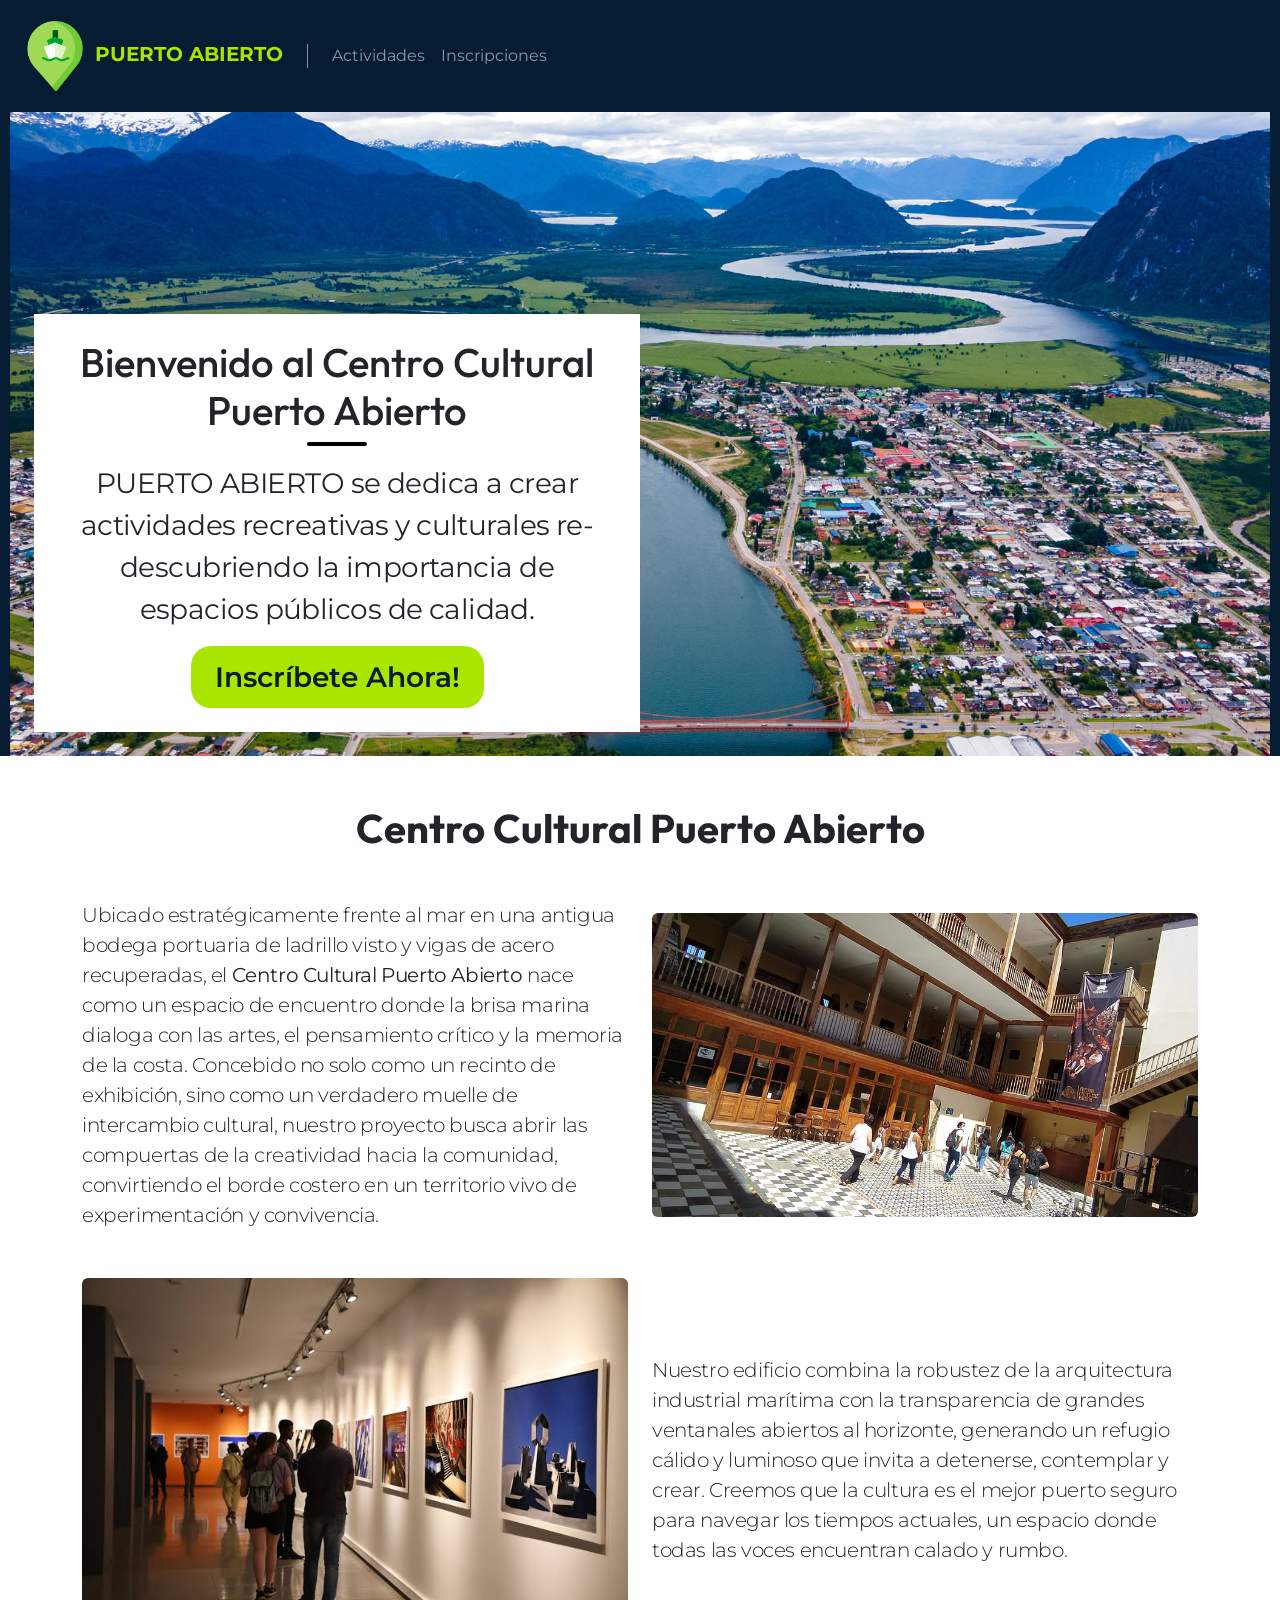
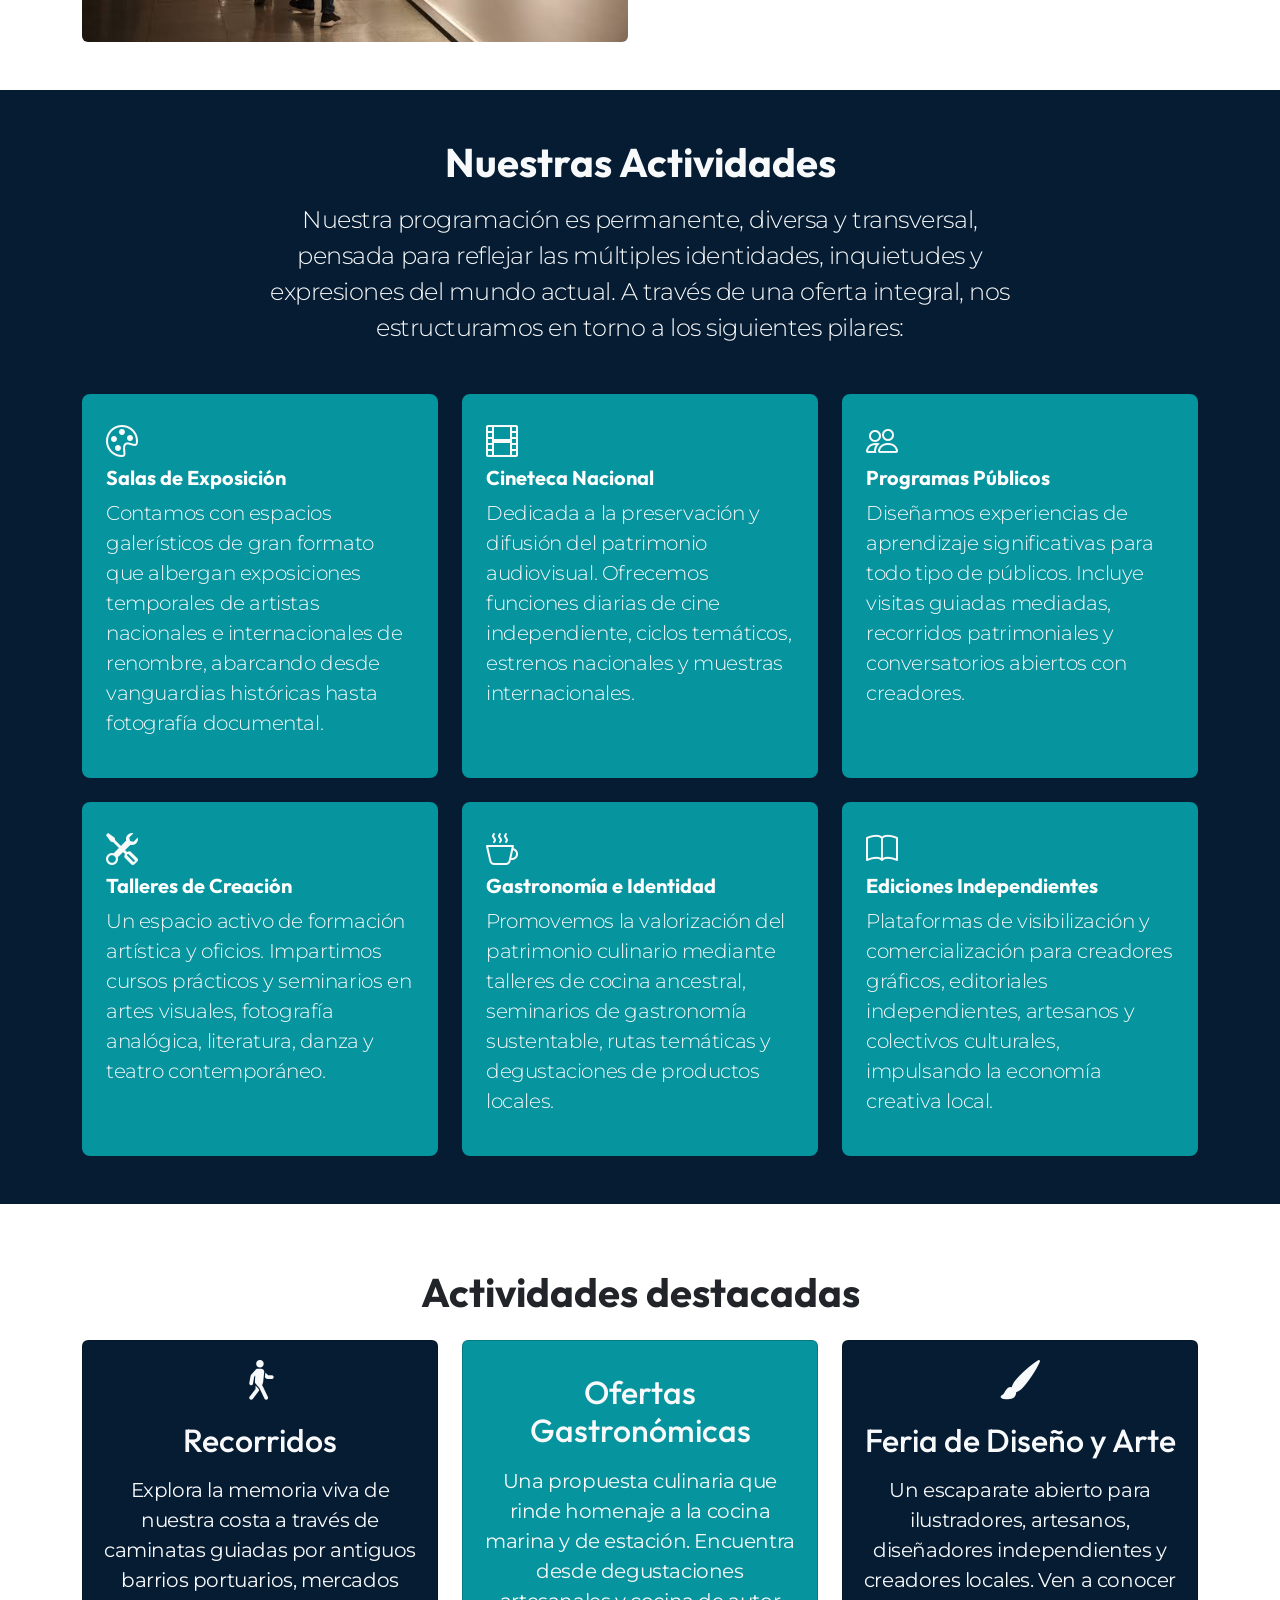
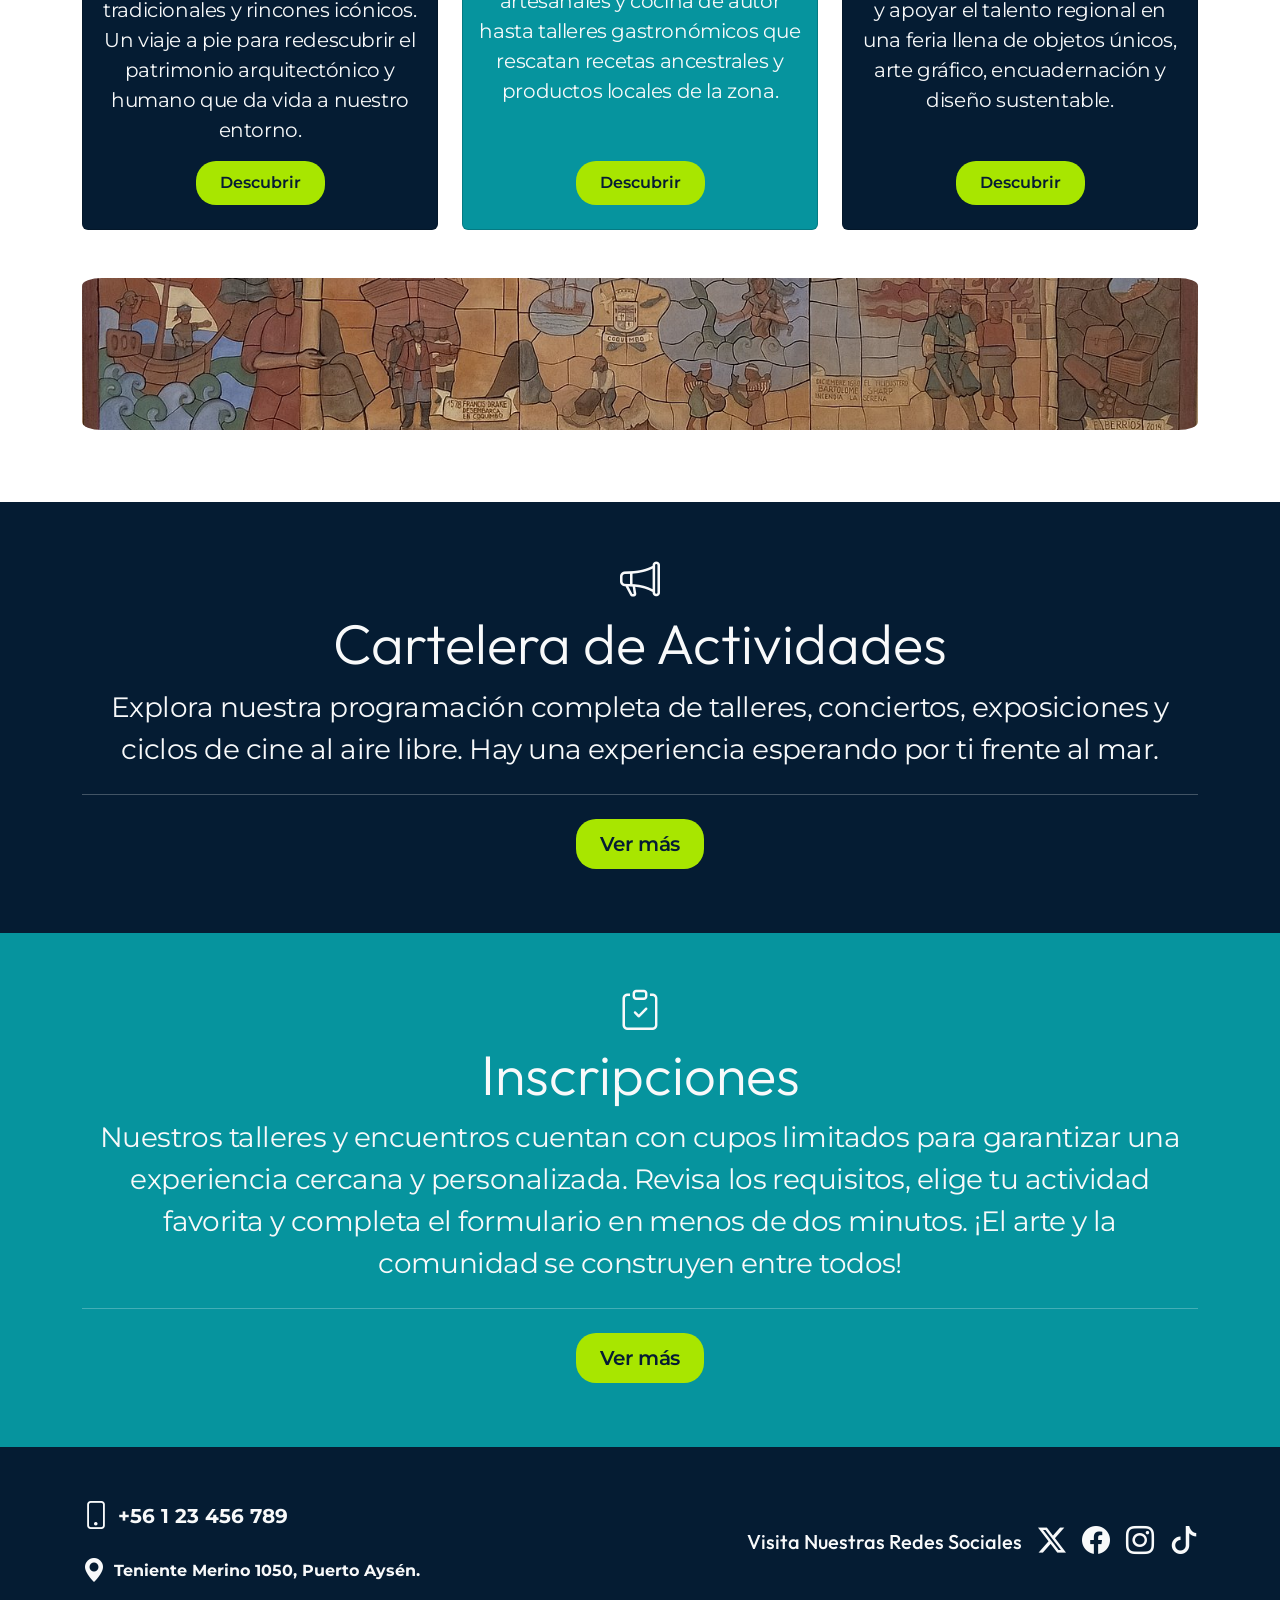
<file: index.html>
<!DOCTYPE html>
<html lang="en">
<head>
    <meta charset="UTF-8">
    <meta name="viewport" content="width=device-width, initial-scale=1.0">

    <link rel="stylesheet" href="css/bootstrap.css">
    <link rel="stylesheet" href="css/estilos.css">
    <link rel="stylesheet" href="https://cdn.jsdelivr.net/npm/bootstrap-icons@1.13.1/font/bootstrap-icons.min.css">

    <link rel="preconnect" href="https://fonts.googleapis.com">
    <link rel="preconnect" href="https://fonts.gstatic.com" crossorigin>
    <link href="https://fonts.googleapis.com/css2?family=Montserrat:wght@400;500;600&family=Playfair+Display:wght@600;700;800&display=swap" rel="stylesheet">
    <link href="https://fonts.googleapis.com/css2?family=Outfit:wght@600;700;800&family=Roboto:wght@400;500;700&display=swap" rel="stylesheet">

    <title>Centro Cultural Puerto Abierto</title>
</head>
<body>


<!-- nav -->
<nav class="navbar navbar-expand-md bg-dark navbar-dark py-2 fixed-top">
    <div class="container-fluid align-items-center">

        <a href="index.html" class="navbar-brand align-items-center m-2 ">
            <img src="img/puerto.png" class="logo"> 

            <span class="fs-5 fs-md-4 fw-bold text-start lh-1" style="color: #A8E600;">
                PUERTO ABIERTO
            </span>
        </a>

        <div class="vr d-none d-md-block mx-3 text-white opacity-50 align-self-center" style="height: 24px;"></div>

        <button class="navbar-toggler " type="button" data-bs-toggle="collapse" data-bs-target="#navmenu">
            <span class="navbar-toggler-icon"></span>
        </button>

        <div class="collapse navbar-collapse" id="navmenu">
            <ul class="navbar-nav align-items-md-center pt-4 pt-md-0 ">
                <li class="nav-item">
                    <a href="cartelera.html" class="nav-link">Actividades</a>
                </li>
                <li class="nav-item">
                    <a href="inscripcion.html" class="nav-link">Inscripciones</a>
                </li>
            </ul>
        </div>

    </div>
</nav>

<!-- Seccion espacio entre navbar -->
<section class="bg-dark p-5 g-5"></section>

<!-- header -->
<header>
    <div class="card border-0 rounded-0 overflow-hidden text-dark position-relative">
        <img src="img/puerto_aysen.jpg" class="card-img rounded-0 object-fit-cover vh-60" height="650px" >

        <div class="card-img-overlay d-flex align-items-end p-4">
            <div class="bg-white p-4 col-12 col-md-5 col-lg-6 text-center">
                <h1>Bienvenido al Centro Cultural Puerto Abierto</h1>
                <div class="bg-black mx-auto" style="width: 60px; height: 4px; border-radius: 2px;"></div>
                <p class="my-3 fs-3">
                PUERTO ABIERTO se dedica a crear actividades recreativas y culturales re-descubriendo la importancia de espacios públicos de calidad.
                </p>
                <a href="inscripcion.html">
                    <button class="btn btn-primary btn-lg center fs-3">Inscríbete Ahora!</button>
                </a>
            </div>
        </div>
    </div>
</header>

<!-- article con sections -->
<article>
    <!-- Centro cultural -->
    <section class="py-5">
        <div class="container">

            <h1 class="text-center fw-bold mb-4 mb-md-5">Centro Cultural Puerto Abierto</h1>
            
            <div class="row gy-4 align-items-center mb-5">
                <div class="col-12 col-lg-6">
                    <p class="lead text-start m-0">
                        Ubicado estratégicamente frente al mar en una antigua bodega portuaria de ladrillo visto y vigas de acero recuperadas, el <strong>Centro Cultural Puerto Abierto</strong> nace como un espacio de encuentro donde la brisa marina dialoga con las artes, el pensamiento crítico y la memoria de la costa. Concebido no solo como un recinto de exhibición, sino como un verdadero muelle de intercambio cultural, nuestro proyecto busca abrir las compuertas de la creatividad hacia la comunidad, convirtiendo el borde costero en un territorio vivo de experimentación y convivencia.
                    </p>
                </div>
                <div class="col-12 col-lg-6">
                    <img src="img/centro-cultural-palace.jpg" class="img-fluid rounded w-100 img-nosotros">
                </div>
            </div>

            <div class="row gy-4 align-items-center">
                <div class="col-12 col-lg-6 order-2 order-lg-1">
                    <img src="img/museo-cclm.jpg" class="img-fluid rounded w-100 img-nosotros">
                </div>
                <div class="col-12 col-lg-6 order-1 order-lg-2">
                    <p class="lead text-start m-0">
                        Nuestro edificio combina la robustez de la arquitectura industrial marítima con la transparencia de grandes ventanales abiertos al horizonte, generando un refugio cálido y luminoso que invita a detenerse, contemplar y crear. Creemos que la cultura es el mejor puerto seguro para navegar los tiempos actuales, un espacio donde todas las voces encuentran calado y rumbo.
                    </p>
                </div>
            </div>

        </div>
    </section>


    <section class="py-5 bg-dark text-light">
        <div class="container">
            <h1 class="text-center fw-bold mb-3 ">Nuestras Actividades</h1>
            <p class="lead fs-4 text-center mb-5 col-lg-8 mx-auto">
                Nuestra programación es permanente, diversa y transversal, pensada para reflejar las múltiples identidades, inquietudes y expresiones del mundo actual. A través de una oferta integral, nos estructuramos en torno a los siguientes pilares:
            </p>

            <div class="row g-4 mb-4">
                <div class="col-12 col-md-4">
                    <div class="p-4 bg-secondary rounded-3 h-100">
                        <i class="bi bi-palette fs-2"></i>
                        <h5 class="fw-bold text-white mb-2">Salas de Exposición</h5>
                        <p class="lead">
                            Contamos con espacios galerísticos de gran formato que albergan exposiciones temporales de artistas nacionales e internacionales de renombre, abarcando desde vanguardias históricas hasta fotografía documental.
                        </p>
                    </div>
                </div>

                <div class="col-12 col-md-4">
                    <div class="p-4 bg-secondary rounded-3 h-100">
                        <i class="bi bi-film fs-2"></i>
                        <h5 class="fw-bold text-white mb-2">Cineteca Nacional</h5>
                        <p class="lead">
                            Dedicada a la preservación y difusión del patrimonio audiovisual. Ofrecemos funciones diarias de cine independiente, ciclos temáticos, estrenos nacionales y muestras internacionales.
                        </p>
                    </div>
                </div>

                <div class="col-12 col-md-4">
                    <div class="p-4 bg-secondary rounded-3 h-100">
                        <i class="bi bi-people fs-2"></i>
                        <h5 class="fw-bold text-white mb-2">Programas Públicos</h5>
                        <p class="lead">
                            Diseñamos experiencias de aprendizaje significativas para todo tipo de públicos. Incluye visitas guiadas mediadas, recorridos patrimoniales y conversatorios abiertos con creadores.
                        </p>
                    </div>
                </div>
            </div>

            <div class="row g-4">
                <div class="col-12 col-md-4">
                    <div class="p-4 bg-secondary rounded-3 h-100">
                        <i class="bi bi-tools fs-2"></i>
                        <h5 class="fw-bold text-white mb-2">Talleres de Creación</h5>
                        <p class="lead">
                            Un espacio activo de formación artística y oficios. Impartimos cursos prácticos y seminarios en artes visuales, fotografía analógica, literatura, danza y teatro contemporáneo.
                        </p>
                    </div>
                </div>

                <div class="col-12 col-md-4">
                    <div class="p-4 bg-secondary rounded-3 h-100">
                        <i class="bi bi-cup-hot fs-2"></i>
                        <h5 class="fw-bold text-white mb-2">Gastronomía e Identidad</h5>
                        <p class="lead">
                            Promovemos la valorización del patrimonio culinario mediante talleres de cocina ancestral, seminarios de gastronomía sustentable, rutas temáticas y degustaciones de productos locales.
                        </p>
                    </div>
                </div>

                <div class="col-12 col-md-4">
                    <div class="p-4 bg-secondary rounded-3 h-100">
                        <i class="bi bi-book fs-2"></i>
                        <h5 class="fw-bold text-white mb-2">Ediciones Independientes</h5>
                        <p class="lead">
                            Plataformas de visibilización y comercialización para creadores gráficos, editoriales independientes, artesanos y colectivos culturales, impulsando la economía creativa local.
                        </p>
                    </div>
                </div>
            </div>
        </div>
    </section>

    <section class="p-5">
        <div class="container">
            <h1 id="actividades" class="text-center py-3 fw-bold">Actividades destacadas</h1>

            <div class="row text-center g-4">
                <div class="col-md">
                    <div class="card bg-dark text-light h-100">
                        <div class="card-body text-center">
                            <div class="h1 mb-3">
                            <i class="bi bi-person-walking"></i>
                            </div>
                            <h2 class="card-title mb-3">
                                Recorridos
                            </h2>
                            <p class="card-text fs-5">
                                Explora la memoria viva de nuestra costa a través de caminatas guiadas por antiguos barrios portuarios, mercados tradicionales y rincones icónicos. Un viaje a pie para redescubrir el patrimonio arquitectónico y humano que da vida a nuestro entorno.
                            </p>
                        </div>
                            <a href="cartelera.html" class="btn btn-primary mb-4 mx-auto">Descubrir</a>
                    </div>
                </div>

                <div class="col-md">
                    <div class="card bg-secondary text-light h-100">
                        <div class="card-body text-center">
                            <div class="h1 mb-3">
                            <i class="bi bi-fork-knife"></i>
                            </div>
                            <h2 class="card-title mb-3">
                                Ofertas Gastronómicas
                            </h2>
                            <p class="card-text fs-5">
                                Una propuesta culinaria que rinde homenaje a la cocina marina y de estación. Encuentra desde degustaciones artesanales y cocina de autor hasta talleres gastronómicos que rescatan recetas ancestrales y productos locales de la zona.
                            </p>
                        </div>
                            <a href="cartelera.html" class="btn btn-primary mb-4 mx-auto">Descubrir</a>
                    </div>

                
                </div>
                <div class="col-md">
                    <div class="card bg-dark text-light h-100">
                        <div class="card-body text-center">
                            <div class="h1 mb-3">
                            <i class="bi bi-brush-fill"></i>
                            </div>
                            <h2 class="card-title mb-3">
                                Feria de Diseño y Arte
                            </h2>
                            <p class="card-text fs-5">
                                Un escaparate abierto para ilustradores, artesanos, diseñadores independientes y creadores locales. Ven a conocer y apoyar el talento regional en una feria llena de objetos únicos, arte gráfico, encuadernación y diseño sustentable.
                            </p>
                        </div>
                            <a href="cartelera.html" class="btn btn-primary mb-4 mx-auto">Descubrir</a>
                    </div>
                </div>

            <img src="img/palace-main.jpg" alt="" class="py-4 img-actividad img-fluid rounded-5">

            </div>
        </div>
    </section>


    <!-- Cartelera -->
    <section class="py-5 bg-dark text-light">
        <div class="container align-items-center">
            <div class="jumbotron text-center">
                <i class="bi bi-megaphone fs-1"></i>
                <h1 class="display-4">Cartelera de Actividades</h1>
                <p class="fs-3">
                    Explora nuestra programación completa de talleres, conciertos, exposiciones y ciclos de cine al aire libre. Hay una experiencia esperando por ti frente al mar.
                </p>
                <hr class="my-4">
                <p class="lead">
                    <a class="btn btn-primary btn-lg" href="cartelera.html" role="button">Ver más</a>
                </p>
            </div>

        </div>
    </section>




    <!-- Inscripción -->
    <section class="py-5 bg-secondary text-light">
        <div class="container align-items-center">
            <div class="jumbotron text-center">
                <i class="bi bi-clipboard-check fs-1"></i>
                <h1 class="display-4">Inscripciones</h1>
                <p class="fs-3">
                    Nuestros talleres y encuentros cuentan con cupos limitados para garantizar una experiencia cercana y personalizada. Revisa los requisitos, elige tu actividad favorita y completa el formulario en menos de dos minutos. ¡El arte y la comunidad se construyen entre todos!
                </p>
                <hr class="my-4">
                <p class="lead">
                    <a class="btn btn-primary btn-lg" href="inscripcion.html" role="button">Ver más</a>
                </p>
            </div>
        </div>
    </section>
</article>


<!-- Footer -->
<footer class="bg-dark text-light py-5 px-3">
    <div class="container">
        <div class="row align-items-center gy-3">
            
            <div class="col-12 col-lg-6 d-flex flex-column align-items-center align-items-lg-start gap-3">
                <div class="d-flex align-items-center">
                    <i class="bi bi-phone text-light fs-3 me-2"></i>
                    <span class="fw-bold fs-5">+56 1 23 456 789</span>
                </div>

                <div class="d-flex align-items-center text-center text-lg-start">
                    <i class="bi bi-geo-alt-fill text-light fs-4 me-2"></i>
                    <span class="fw-bold fs-6">Teniente Merino 1050, Puerto Aysén.</span>
                </div>
            </div>

            <div class="col-12 col-lg-6 d-flex flex-column flex-sm-row align-items-center justify-content-center justify-content-lg-end gap-3">
                <h3 class="mb-0 fs-5 text-center text-lg-start">Visita Nuestras Redes Sociales</h3>
                
                <div class="d-flex gap-3">
                    <a href="https://twitter.com" class="icon-link text-decoration-none" aria-label="Twitter">
                        <div class="h3 mb-0">
                            <i class="bi bi-twitter-x text-light"></i>
                        </div>
                    </a>

                    <a href="https://facebook.com" class="icon-link text-decoration-none" aria-label="Facebook">
                        <div class="h3 mb-0">
                            <i class="bi bi-facebook text-light"></i>
                        </div>
                    </a>

                    <a href="https://instagram.com" class="icon-link text-decoration-none" aria-label="Instagram">
                        <div class="h3 mb-0">
                            <i class="bi bi-instagram text-light"></i>
                        </div>
                    </a>

                    <a href="https://tiktok.com" class="icon-link text-decoration-none" aria-label="TikTok">
                        <div class="h3 mb-0">
                            <i class="bi bi-tiktok text-light"></i>
                        </div>
                    </a>
                </div>
            </div>

        </div>
    </div>
</footer>





<script src="https://cdn.jsdelivr.net/npm/@popperjs/core@2.11.8/dist/umd/popper.min.js" integrity="sha384-I7E8VVD/ismYTF4hNIPjVp/Zjvgyol6VFvRkX/vR+Vc4jQkC+hVqc2pM8ODewa9r" crossorigin="anonymous"></script>
<script src="https://cdn.jsdelivr.net/npm/bootstrap@5.3.8/dist/js/bootstrap.min.js" integrity="sha384-G/EV+4j2dNv+tEPo3++6LCgdCROaejBqfUeNjuKAiuXbjrxilcCdDz6ZAVfHWe1Y" crossorigin="anonymous"></script>
    
</body>
</html>
</file>
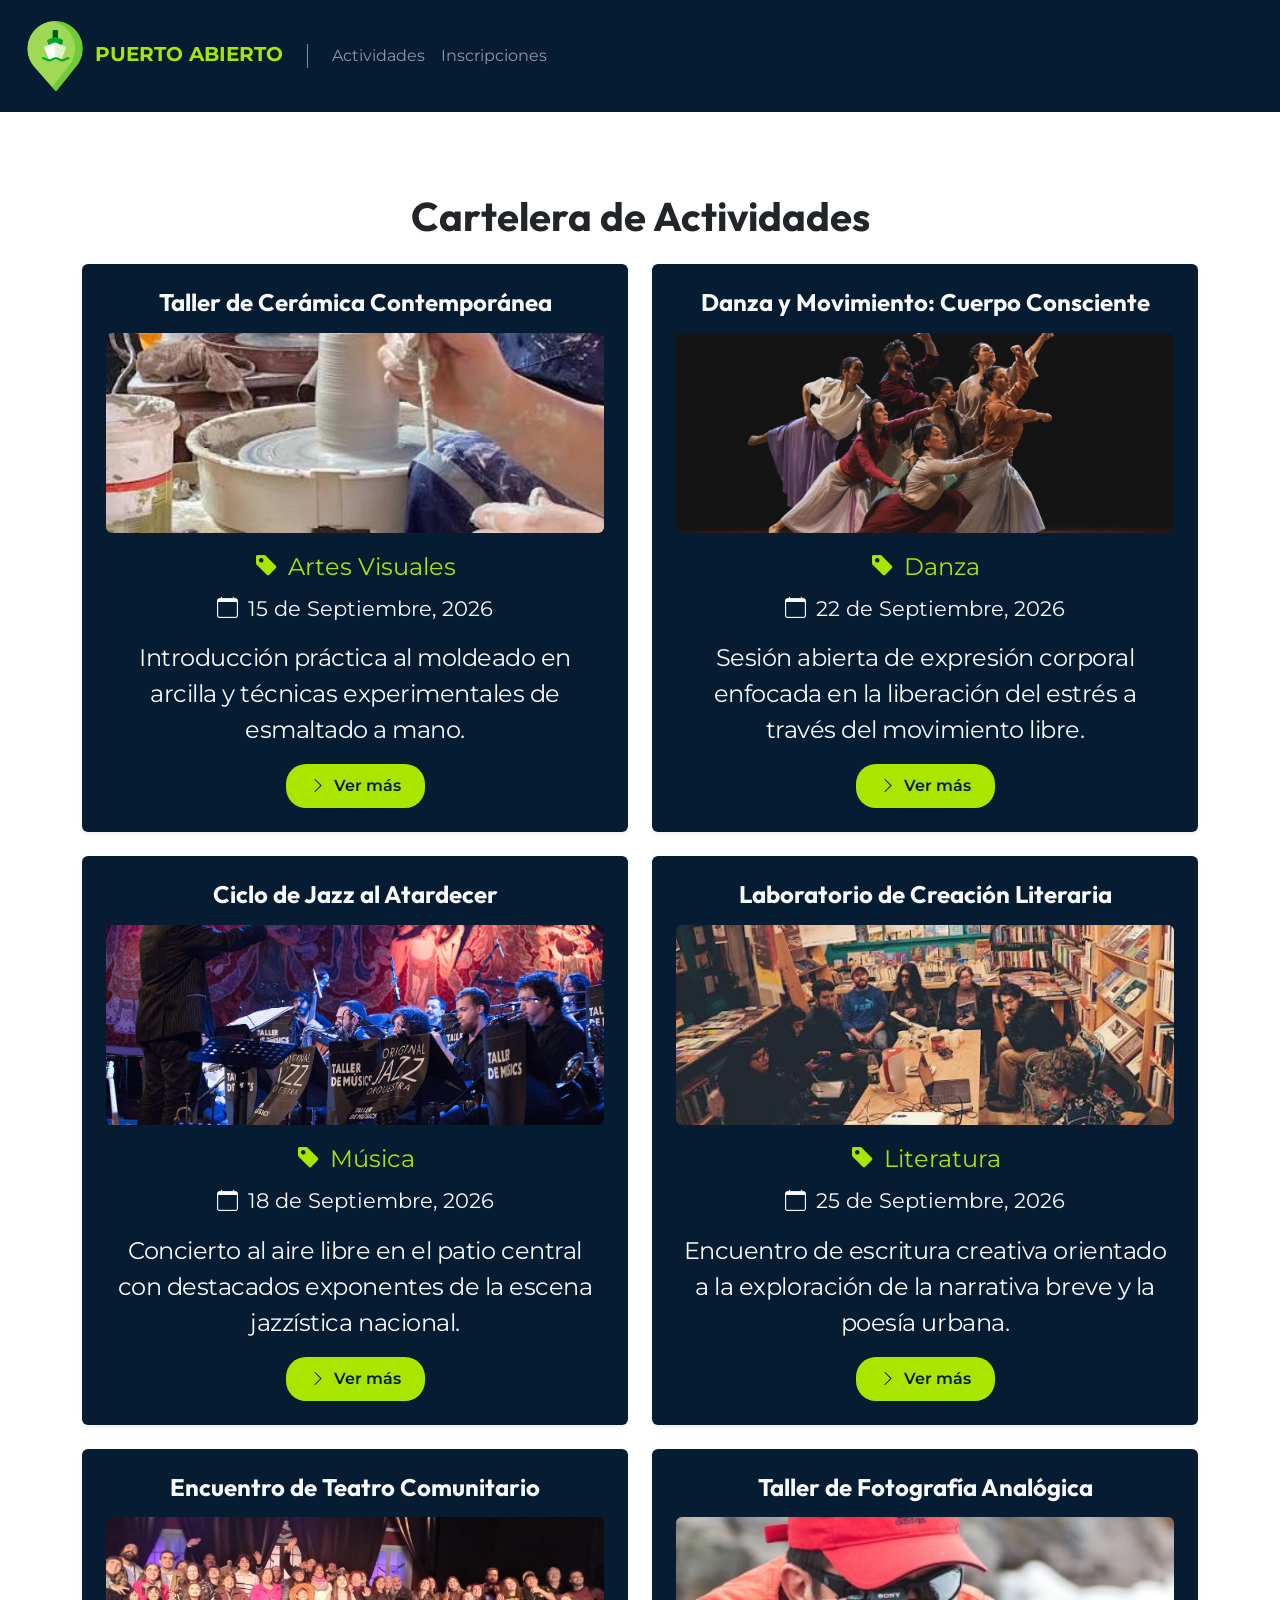
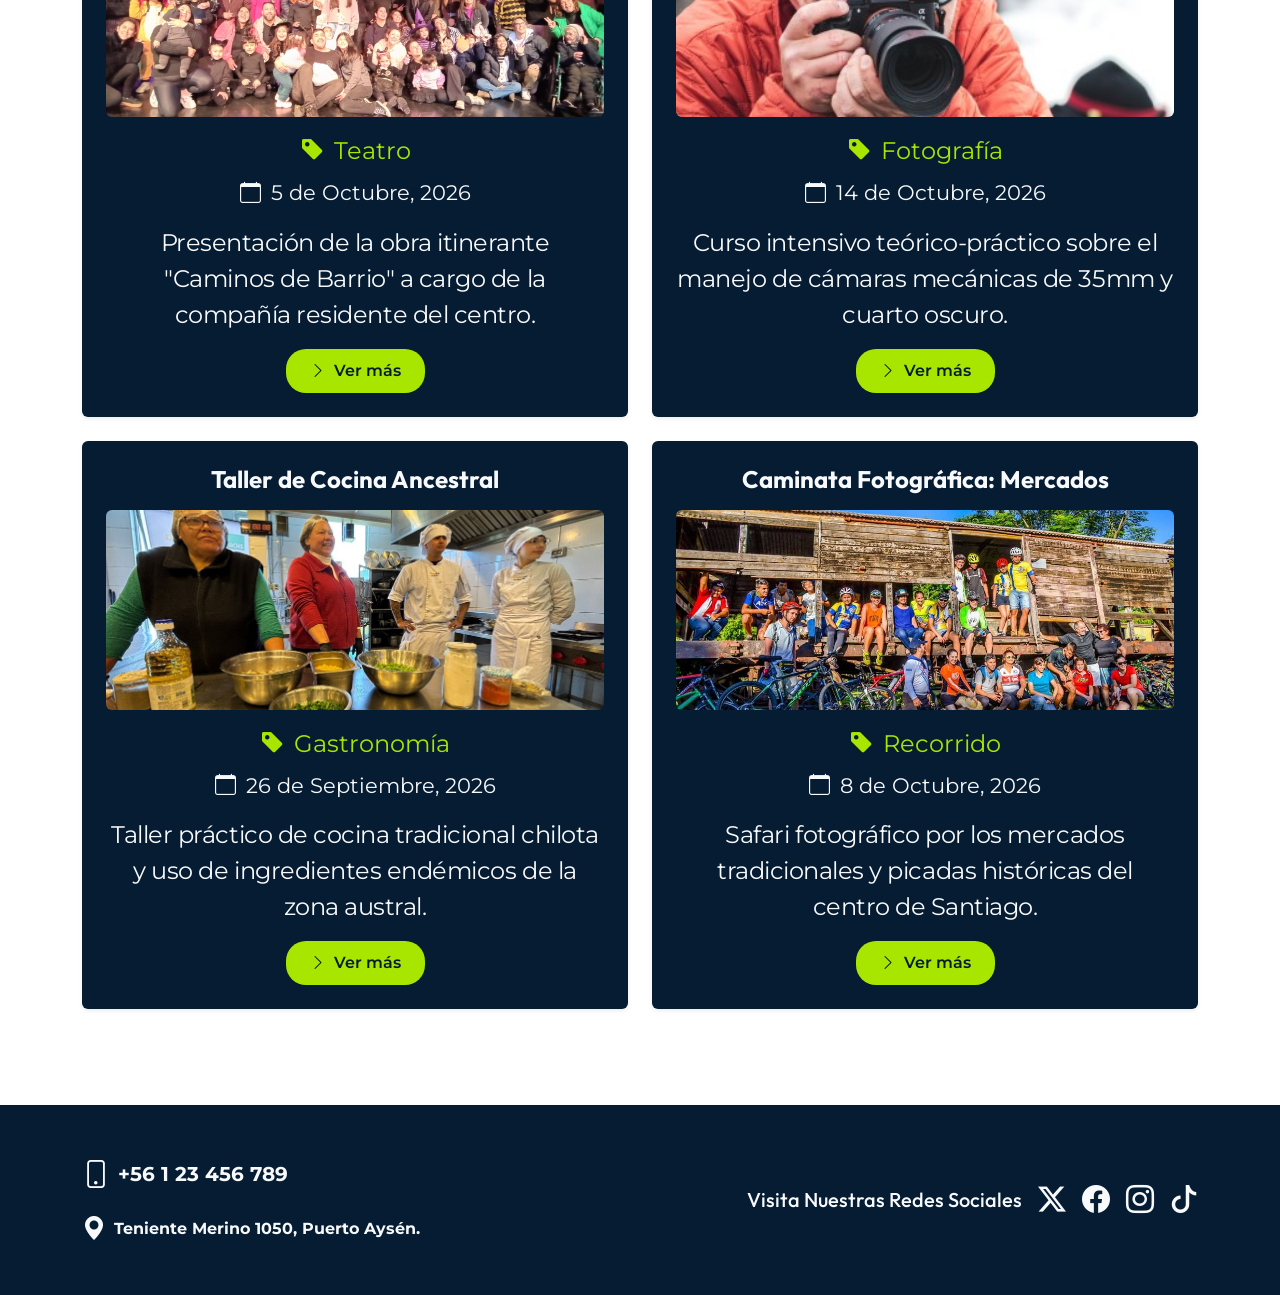
<file: cartelera.html>
<!DOCTYPE html>
<html lang="en">
<head>
    <meta charset="UTF-8">
    <meta name="viewport" content="width=device-width, initial-scale=1.0">

    <link rel="stylesheet" href="css/bootstrap.css">

    <link rel="stylesheet" href="css/estilos.css">
    <link rel="stylesheet" href="https://cdn.jsdelivr.net/npm/bootstrap-icons@1.13.1/font/bootstrap-icons.min.css">

    <link rel="preconnect" href="https://fonts.googleapis.com">
    <link rel="preconnect" href="https://fonts.gstatic.com" crossorigin>
    <link href="https://fonts.googleapis.com/css2?family=Montserrat:wght@400;500;600&family=Playfair+Display:wght@600;700;800&display=swap" rel="stylesheet">
    <link href="https://fonts.googleapis.com/css2?family=Outfit:wght@600;700;800&family=Roboto:wght@400;500;700&display=swap" rel="stylesheet">

    <title>Cartelera</title>
</head>
<body>


<nav class="navbar navbar-expand-md bg-dark navbar-dark py-2 fixed-top">
    <div class="container-fluid align-items-center">

        <a href="index.html" class="navbar-brand align-items-center m-2 ">
            <img src="img/puerto.png" class="logo"> 

            <span class="fs-5 fs-md-4 fw-bold text-start lh-1" style="color: #A8E600;">
                PUERTO ABIERTO
            </span>
        </a>

        <div class="vr d-none d-md-block mx-3 text-white opacity-50 align-self-center" style="height: 24px;"></div>

        <button class="navbar-toggler " type="button" data-bs-toggle="collapse" data-bs-target="#navmenu">
            <span class="navbar-toggler-icon"></span>
        </button>

        <div class="collapse navbar-collapse" id="navmenu">
            <ul class="navbar-nav align-items-md-center pt-4 pt-md-0 ">
                <li class="nav-item">
                    <a href="cartelera.html" class="nav-link">Actividades</a>
                </li>
                <li class="nav-item">
                    <a href="inscripcion.html" class="nav-link">Inscripciones</a>
                </li>
            </ul>
        </div>

    </div>
</nav>


<!-- Seccion espacio entre navbar -->
<section class="bg-dark p-5 g-5"></section>


<section class="py-5 m-5 seccion-cartelera">
    <div class="container">
        <h1 class="text-center text-dark fw-bold mb-4">Cartelera de Actividades</h1>

        <div class="row g-4">
            <article class="col-12 col-md-6">
                <div class="card bg-dark text-light h-100 border-0 shadow-sm">
                    <div class="card-body text-center d-flex flex-column align-items-center p-4">
                        <h3 class="card-title fw-bold h4 mb-3">Taller de Cerámica Contemporánea</h3>
                        <img src="img/taller-ceramica.jpg" alt="Taller de Cerámica" class="img-actividad rounded mb-3">
                        
                        <div class="mb-2 text-warning">
                            <i class="bi bi-tag-fill me-1"></i> Artes Visuales
                        </div>
                        <div class="mb-3 text-white-90 small">
                            <i class="bi bi-calendar me-1"></i> 15 de Septiembre, 2026
                        </div>

                        <p class="card-text text-white-90 flex-grow-1">
                            Introducción práctica al moldeado en arcilla y técnicas experimentales de esmaltado a mano.
                        </p>

                        <a href="#" class="btn btn-primary mt-auto">
                            <i class="bi bi-chevron-right me-1"></i> Ver más
                        </a>
                    </div>
                </div>
            </article>

            <article class="col-12 col-md-6">
                <div class="card bg-dark text-light h-100 border-0 shadow-sm">
                    <div class="card-body text-center d-flex flex-column align-items-center p-4">
                        <h3 class="card-title fw-bold h4 mb-3">Danza y Movimiento: Cuerpo Consciente</h3>
                        <img src="img/danza-taller.png" alt="Danza y Movimiento" class="img-actividad rounded mb-3">
                        
                        <div class="mb-2 text-warning">
                            <i class="bi bi-tag-fill me-1"></i> Danza
                        </div>
                        <div class="mb-3 text-white-90 small">
                            <i class="bi bi-calendar me-1"></i> 22 de Septiembre, 2026
                        </div>

                        <p class="card-text text-white-90 flex-grow-1">
                            Sesión abierta de expresión corporal enfocada en la liberación del estrés a través del movimiento libre.
                        </p>

                        <a href="#" class="btn btn-primary mt-auto">
                            <i class="bi bi-chevron-right me-1"></i> Ver más
                        </a>
                    </div>
                </div>
            </article>

            <article class="col-12 col-md-6">
                <div class="card bg-dark text-light h-100 border-0 shadow-sm">
                    <div class="card-body text-center d-flex flex-column align-items-center p-4">
                        <h3 class="card-title fw-bold h4 mb-3">Ciclo de Jazz al Atardecer</h3>
                        <img src="img/taller-jazz.jpg" alt="Ciclo de Jazz" class="img-actividad rounded mb-3">
                        
                        <div class="mb-2 text-warning">
                            <i class="bi bi-tag-fill me-1"></i> Música
                        </div>
                        <div class="mb-3 text-white-90 small">
                            <i class="bi bi-calendar me-1"></i> 18 de Septiembre, 2026
                        </div>

                        <p class="card-text text-white-90 flex-grow-1">
                            Concierto al aire libre en el patio central con destacados exponentes de la escena jazzística nacional.
                        </p>

                        <a href="#" class="btn btn-primary mt-auto">
                            <i class="bi bi-chevron-right me-1"></i> Ver más
                        </a>
                    </div>
                </div>
            </article>

            <article class="col-12 col-md-6">
                <div class="card bg-dark text-light h-100 border-0 shadow-sm">
                    <div class="card-body text-center d-flex flex-column align-items-center p-4">
                        <h3 class="card-title fw-bold h4 mb-3">Laboratorio de Creación Literaria</h3>
                        <img src="img/taller-literatura.jpg" alt="Creación Literaria" class="img-actividad rounded mb-3">
                        
                        <div class="mb-2 text-warning">
                            <i class="bi bi-tag-fill me-1"></i> Literatura
                        </div>
                        <div class="mb-3 text-white-90 small">
                            <i class="bi bi-calendar me-1"></i> 25 de Septiembre, 2026
                        </div>

                        <p class="card-text text-white-90 flex-grow-1">
                            Encuentro de escritura creativa orientado a la exploración de la narrativa breve y la poesía urbana.
                        </p>

                        <a href="#" class="btn btn-primary mt-auto">
                            <i class="bi bi-chevron-right me-1"></i> Ver más
                        </a>
                    </div>
                </div>
            </article>

            <article class="col-12 col-md-6">
                <div class="card bg-dark text-light h-100 border-0 shadow-sm">
                    <div class="card-body text-center d-flex flex-column align-items-center p-4">
                        <h3 class="card-title fw-bold h4 mb-3">Encuentro de Teatro Comunitario</h3>
                        <img src="img/taller-teatro.jpg" alt="Teatro Comunitario" class="img-actividad rounded mb-3">
                        
                        <div class="mb-2 text-warning">
                            <i class="bi bi-tag-fill me-1"></i> Teatro
                        </div>
                        <div class="mb-3 text-white-90 small">
                            <i class="bi bi-calendar me-1"></i> 5 de Octubre, 2026
                        </div>

                        <p class="card-text text-white-90 flex-grow-1">
                            Presentación de la obra itinerante "Caminos de Barrio" a cargo de la compañía residente del centro.
                        </p>

                        <a href="#" class="btn btn-primary mt-auto">
                            <i class="bi bi-chevron-right me-1"></i> Ver más
                        </a>
                    </div>
                </div>
            </article>

            <article class="col-12 col-md-6">
                <div class="card bg-dark text-light h-100 border-0 shadow-sm">
                    <div class="card-body text-center d-flex flex-column align-items-center p-4">
                        <h3 class="card-title fw-bold h4 mb-3">Taller de Fotografía Analógica</h3>
                        <img src="img/taller-fotografia.jpg" alt="Fotografía Analógica" class="img-actividad rounded mb-3">
                        
                        <div class="mb-2 text-warning">
                            <i class="bi bi-tag-fill me-1"></i> Fotografía
                        </div>
                        <div class="mb-3 text-white-90 small">
                            <i class="bi bi-calendar me-1"></i> 14 de Octubre, 2026
                        </div>

                        <p class="card-text text-white-90 flex-grow-1">
                            Curso intensivo teórico-práctico sobre el manejo de cámaras mecánicas de 35mm y cuarto oscuro.
                        </p>

                        <a href="#" class="btn btn-primary mt-auto">
                            <i class="bi bi-chevron-right me-1"></i> Ver más
                        </a>
                    </div>
                </div>
            </article>

            <article class="col-12 col-md-6">
                <div class="card bg-dark text-light h-100 border-0 shadow-sm">
                    <div class="card-body text-center d-flex flex-column align-items-center p-4">
                        <h3 class="card-title fw-bold h4 mb-3">Taller de Cocina Ancestral</h3>
                        <img src="img/taller-cocina.jpeg" alt="Cocina Ancestral" class="img-actividad rounded mb-3">
                        
                        <div class="mb-2 text-warning">
                            <i class="bi bi-tag-fill me-1"></i> Gastronomía
                        </div>
                        <div class="mb-3 text-white-90 small">
                            <i class="bi bi-calendar me-1"></i> 26 de Septiembre, 2026
                        </div>

                        <p class="card-text text-white-90 flex-grow-1">
                            Taller práctico de cocina tradicional chilota y uso de ingredientes endémicos de la zona austral.
                        </p>

                        <a href="#" class="btn btn-primary mt-auto">
                            <i class="bi bi-chevron-right me-1"></i> Ver más
                        </a>
                    </div>
                </div>
            </article>

            <article class="col-12 col-md-6">
                <div class="card bg-dark text-light h-100 border-0 shadow-sm">
                    <div class="card-body text-center d-flex flex-column align-items-center p-4">
                        <h3 class="card-title fw-bold h4 mb-3">Caminata Fotográfica: Mercados</h3>
                        <img src="img/paseo por las vias del tren.jpg" alt="Caminata Fotográfica" class="img-actividad rounded mb-3">
                        
                        <div class="mb-2 text-warning">
                            <i class="bi bi-tag-fill me-1"></i> Recorrido
                        </div>
                        <div class="mb-3 text-white-90 small">
                            <i class="bi bi-calendar me-1"></i> 8 de Octubre, 2026
                        </div>

                        <p class="card-text text-white-90 flex-grow-1">
                            Safari fotográfico por los mercados tradicionales y picadas históricas del centro de Santiago.
                        </p>

                        <a href="#" class="btn btn-primary mt-auto">
                            <i class="bi bi-chevron-right me-1"></i> Ver más
                        </a>
                    </div>
                </div>
            </article>
        </div>
    </div>
</section>
    

<!-- Footer -->
<footer class="bg-dark text-light py-5 px-3">
    <div class="container">
        <div class="row align-items-center gy-4">
            
            <div class="col-12 col-lg-6 d-flex flex-column align-items-center align-items-lg-start gap-3">
                <div class="d-flex align-items-center">
                    <i class="bi bi-phone text-light fs-3 me-2"></i>
                    <span class="fw-bold fs-5">+56 1 23 456 789</span>
                </div>

                <div class="d-flex align-items-center text-center text-lg-start">
                    <i class="bi bi-geo-alt-fill text-light fs-4 me-2"></i>
                    <span class="fw-bold fs-6">Teniente Merino 1050, Puerto Aysén.</span>
                </div>
            </div>

            <div class="col-12 col-lg-6 d-flex flex-column flex-sm-row align-items-center justify-content-center justify-content-lg-end gap-3">
                <h3 class="mb-0 fs-5 text-center text-lg-start">Visita Nuestras Redes Sociales</h3>
                
                <div class="d-flex gap-3">
                    <a href="https://twitter.com" class="icon-link text-decoration-none" aria-label="Twitter">
                        <div class="h3 mb-0">
                            <i class="bi bi-twitter-x text-light"></i>
                        </div>
                    </a>

                    <a href="https://facebook.com" class="icon-link text-decoration-none" aria-label="Facebook">
                        <div class="h3 mb-0">
                            <i class="bi bi-facebook text-light"></i>
                        </div>
                    </a>

                    <a href="https://instagram.com" class="icon-link text-decoration-none" aria-label="Instagram">
                        <div class="h3 mb-0">
                            <i class="bi bi-instagram text-light"></i>
                        </div>
                    </a>

                    <a href="https://tiktok.com" class="icon-link text-decoration-none" aria-label="TikTok">
                        <div class="h3 mb-0">
                            <i class="bi bi-tiktok text-light"></i>
                        </div>
                    </a>
                </div>
            </div>

        </div>
    </div>
</footer>






<script src="https://cdn.jsdelivr.net/npm/@popperjs/core@2.11.8/dist/umd/popper.min.js" integrity="sha384-I7E8VVD/ismYTF4hNIPjVp/Zjvgyol6VFvRkX/vR+Vc4jQkC+hVqc2pM8ODewa9r" crossorigin="anonymous"></script>
<script src="https://cdn.jsdelivr.net/npm/bootstrap@5.3.8/dist/js/bootstrap.min.js" integrity="sha384-G/EV+4j2dNv+tEPo3++6LCgdCROaejBqfUeNjuKAiuXbjrxilcCdDz6ZAVfHWe1Y" crossorigin="anonymous"></script>




</body>
</html>
</file>
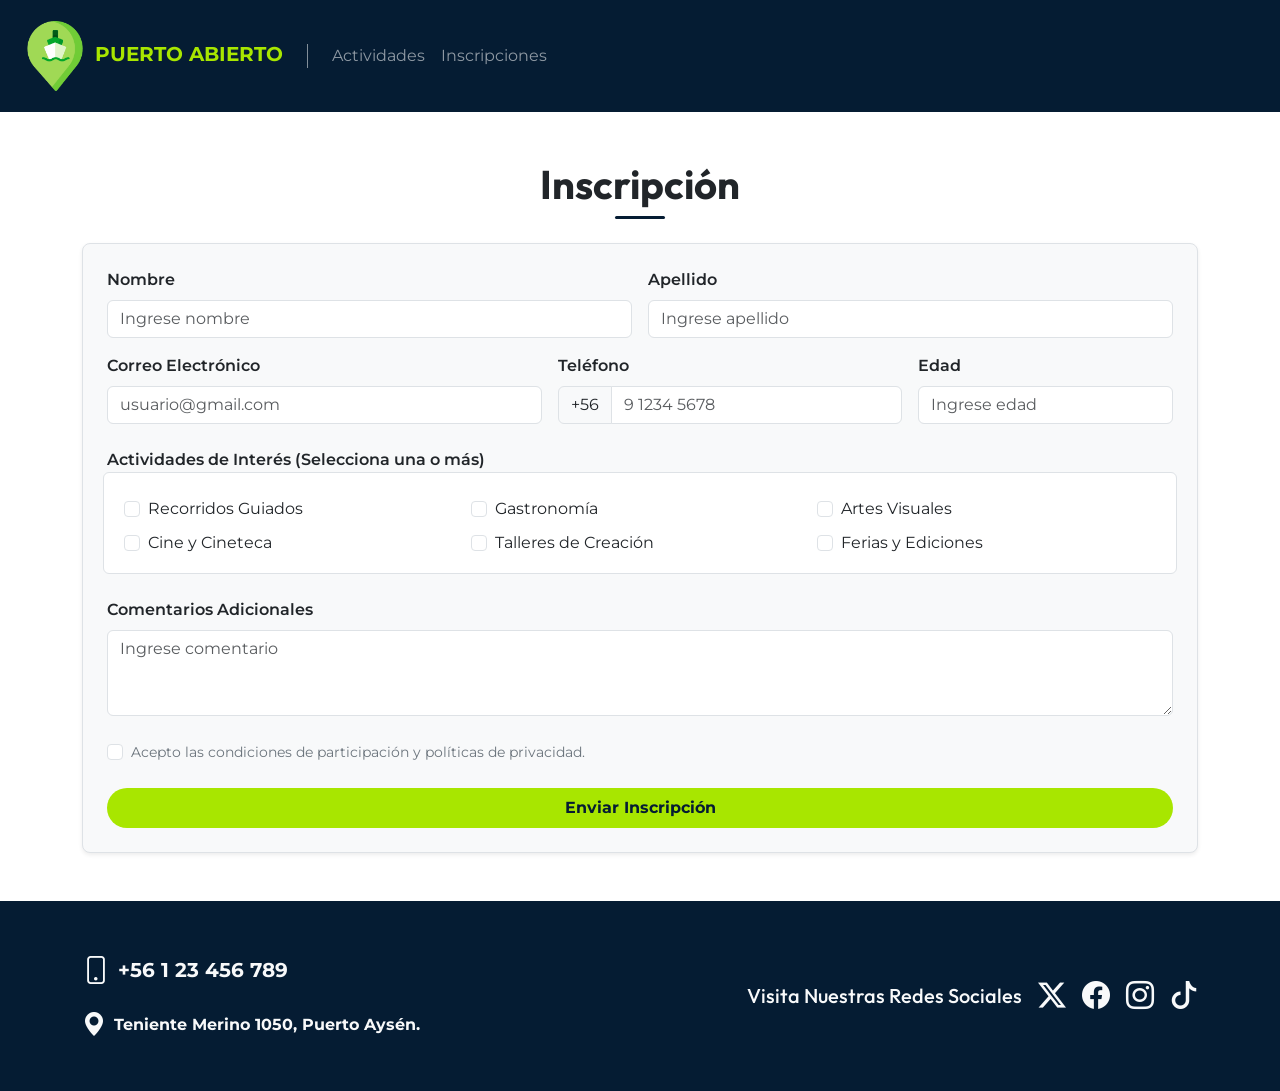
<file: inscripcion.html>
<!DOCTYPE html>
<html lang="en">
<head>
    <meta charset="UTF-8">
    <meta name="viewport" content="width=device-width, initial-scale=1.0">

    <link rel="stylesheet" href="css/bootstrap.css">
    <link rel="stylesheet" href="css/estilos.css">
    <link rel="stylesheet" href="https://cdn.jsdelivr.net/npm/bootstrap-icons@1.13.1/font/bootstrap-icons.min.css">


    <link rel="preconnect" href="https://fonts.googleapis.com">
    <link rel="preconnect" href="https://fonts.gstatic.com" crossorigin>
    <link href="https://fonts.googleapis.com/css2?family=Montserrat:wght@400;500;600&family=Playfair+Display:wght@600;700;800&display=swap" rel="stylesheet">
    <link href="https://fonts.googleapis.com/css2?family=Outfit:wght@600;700;800&family=Roboto:wght@400;500;700&display=swap" rel="stylesheet">

    <title>Inscripción</title>
</head>
<body>


<nav class="navbar navbar-expand-md bg-dark navbar-dark py-2">
    <div class="container-fluid align-items-center">

        <a href="index.html" class="navbar-brand align-items-center m-2 ">
            <img src="img/puerto.png" class="logo"> 

            <span class="fs-5 fs-md-4 fw-bold text-start lh-1" style="color: #A8E600;">
                PUERTO ABIERTO
            </span>
        </a>

        <div class="vr d-none d-md-block mx-3 text-white opacity-50 align-self-center" style="height: 24px;"></div>

        <button class="navbar-toggler " type="button" data-bs-toggle="collapse" data-bs-target="#navmenu">
            <span class="navbar-toggler-icon"></span>
        </button>

        <div class="collapse navbar-collapse" id="navmenu">
            <ul class="navbar-nav align-items-md-center pt-4 pt-md-0 ">
                <li class="nav-item">
                    <a href="cartelera.html" class="nav-link">Actividades</a>
                </li>
                <li class="nav-item">
                    <a href="inscripcion.html" class="nav-link">Inscripciones</a>
                </li>
            </ul>
        </div>

    </div>
</nav>


<div class="container py-5">
    <h1 id="inscripcion" class="text-center fw-bold mb-2">Inscripción</h1>
    <div class="bg-dark mx-auto mb-4" style="width: 50px; height: 3px; border-radius: 2px;"></div>

    <form class="p-4 bg-light rounded-3 shadow-sm border">
        <div class="row g-3 mb-3">
            <div class="col-md-6">
                <label for="inputNombre" class="form-label fw-semibold">Nombre</label>
                <input type="text" id="inputNombre" class="form-control" placeholder="Ingrese nombre" required>
            </div>
            <div class="col-md-6">
                <label for="inputApellido" class="form-label fw-semibold">Apellido</label>
                <input type="text" id="inputApellido" class="form-control" placeholder="Ingrese apellido" required>
            </div>
        </div>

        <div class="row g-3 mb-4">
            <div class="col-md-5">
                <label for="inputEmail" class="form-label fw-semibold">Correo Electrónico</label>
                <input type="email" id="inputEmail" class="form-control" placeholder="usuario@gmail.com" required>
            </div>
            <div class="col-md-4">
                <label for="inputTelefono" class="form-label fw-semibold">Teléfono</label>
                <div class="input-group">
                    <span class="input-group-text">+56</span>
                    <input type="tel" id="inputTelefono" class="form-control" placeholder="9 1234 5678" required>
                </div>
            </div>
            <div class="col-md-3">
                <label for="inputEdad" class="form-label fw-semibold">Edad</label>
                <input type="number" id="inputEdad" class="form-control" min="0" max="120" placeholder="Ingrese edad" required>
            </div>
        </div>

        <div class="mb-4">
            <label class="form-label fw-semibold d-block">Actividades de Interés (Selecciona una o más)</label>
            <div class="row g-2 p-3 bg-white rounded border">
                <div class="col-6 col-md-4">
                    <div class="form-check">
                        <input class="form-check-input" type="checkbox" id="act1" value="recorridos">
                        <label class="form-check-label" for="act1">Recorridos Guiados</label>
                    </div>
                </div>
                <div class="col-6 col-md-4">
                    <div class="form-check">
                        <input class="form-check-input" type="checkbox" id="act2" value="gastronomia">
                        <label class="form-check-label" for="act2">Gastronomía</label>
                    </div>
                </div>
                <div class="col-6 col-md-4">
                    <div class="form-check">
                        <input class="form-check-input" type="checkbox" id="act3" value="arte">
                        <label class="form-check-label" for="act3">Artes Visuales</label>
                    </div>
                </div>
                <div class="col-6 col-md-4">
                    <div class="form-check">
                        <input class="form-check-input" type="checkbox" id="act4" value="cine">
                        <label class="form-check-label" for="act4">Cine y Cineteca</label>
                    </div>
                </div>
                <div class="col-6 col-md-4">
                    <div class="form-check">
                        <input class="form-check-input" type="checkbox" id="act5" value="talleres">
                        <label class="form-check-label" for="act5">Talleres de Creación</label>
                    </div>
                </div>
                <div class="col-6 col-md-4">
                    <div class="form-check">
                        <input class="form-check-input" type="checkbox" id="act6" value="ferias">
                        <label class="form-check-label" for="act6">Ferias y Ediciones</label>
                    </div>
                </div>
            </div>
        </div>

        <div class="mb-4">
            <label for="inputComentarios" class="form-label fw-semibold">Comentarios Adicionales</label>
            <textarea id="inputComentarios" class="form-control" rows="3" placeholder="Ingrese comentario"></textarea>
        </div>

        <div class="form-check mb-4">
            <input type="checkbox" class="form-check-input" id="checkCondiciones" required>
            <label class="form-check-label text-secondary small" for="checkCondiciones">
                Acepto las condiciones de participación y políticas de privacidad.
            </label>
        </div>
        <button type="submit" class="btn btn-primary w-100 fw-bold py-2">Enviar Inscripción</button>
    </form>
</div>



<!-- Footer -->
<footer class="bg-dark text-light py-5 px-3">
    <div class="container">
        <div class="row align-items-center gy-4">
            
            <div class="col-12 col-lg-6 d-flex flex-column align-items-center align-items-lg-start gap-3">
                <div class="d-flex align-items-center">
                    <i class="bi bi-phone text-light fs-3 me-2"></i>
                    <span class="fw-bold fs-5">+56 1 23 456 789</span>
                </div>

                <div class="d-flex align-items-center text-center text-lg-start">
                    <i class="bi bi-geo-alt-fill text-light fs-4 me-2"></i>
                    <span class="fw-bold fs-6">Teniente Merino 1050, Puerto Aysén.</span>
                </div>
            </div>

            <div class="col-12 col-lg-6 d-flex flex-column flex-sm-row align-items-center justify-content-center justify-content-lg-end gap-3">
                <h3 class="mb-0 fs-5 text-center text-lg-start">Visita Nuestras Redes Sociales</h3>
                
                <div class="d-flex gap-3">
                    <a href="https://twitter.com" class="icon-link text-decoration-none" aria-label="Twitter">
                        <div class="h3 mb-0">
                            <i class="bi bi-twitter-x text-light"></i>
                        </div>
                    </a>

                    <a href="https://facebook.com" class="icon-link text-decoration-none" aria-label="Facebook">
                        <div class="h3 mb-0">
                            <i class="bi bi-facebook text-light"></i>
                        </div>
                    </a>

                    <a href="https://instagram.com" class="icon-link text-decoration-none" aria-label="Instagram">
                        <div class="h3 mb-0">
                            <i class="bi bi-instagram text-light"></i>
                        </div>
                    </a>

                    <a href="https://tiktok.com" class="icon-link text-decoration-none" aria-label="TikTok">
                        <div class="h3 mb-0">
                            <i class="bi bi-tiktok text-light"></i>
                        </div>
                    </a>
                </div>
            </div>

        </div>
    </div>
</footer>



<script src="https://cdn.jsdelivr.net/npm/@popperjs/core@2.11.8/dist/umd/popper.min.js" integrity="sha384-I7E8VVD/ismYTF4hNIPjVp/Zjvgyol6VFvRkX/vR+Vc4jQkC+hVqc2pM8ODewa9r" crossorigin="anonymous"></script>
<script src="https://cdn.jsdelivr.net/npm/bootstrap@5.3.8/dist/js/bootstrap.min.js" integrity="sha384-G/EV+4j2dNv+tEPo3++6LCgdCROaejBqfUeNjuKAiuXbjrxilcCdDz6ZAVfHWe1Y" crossorigin="anonymous"></script>
    
</body>
</html>
</file>
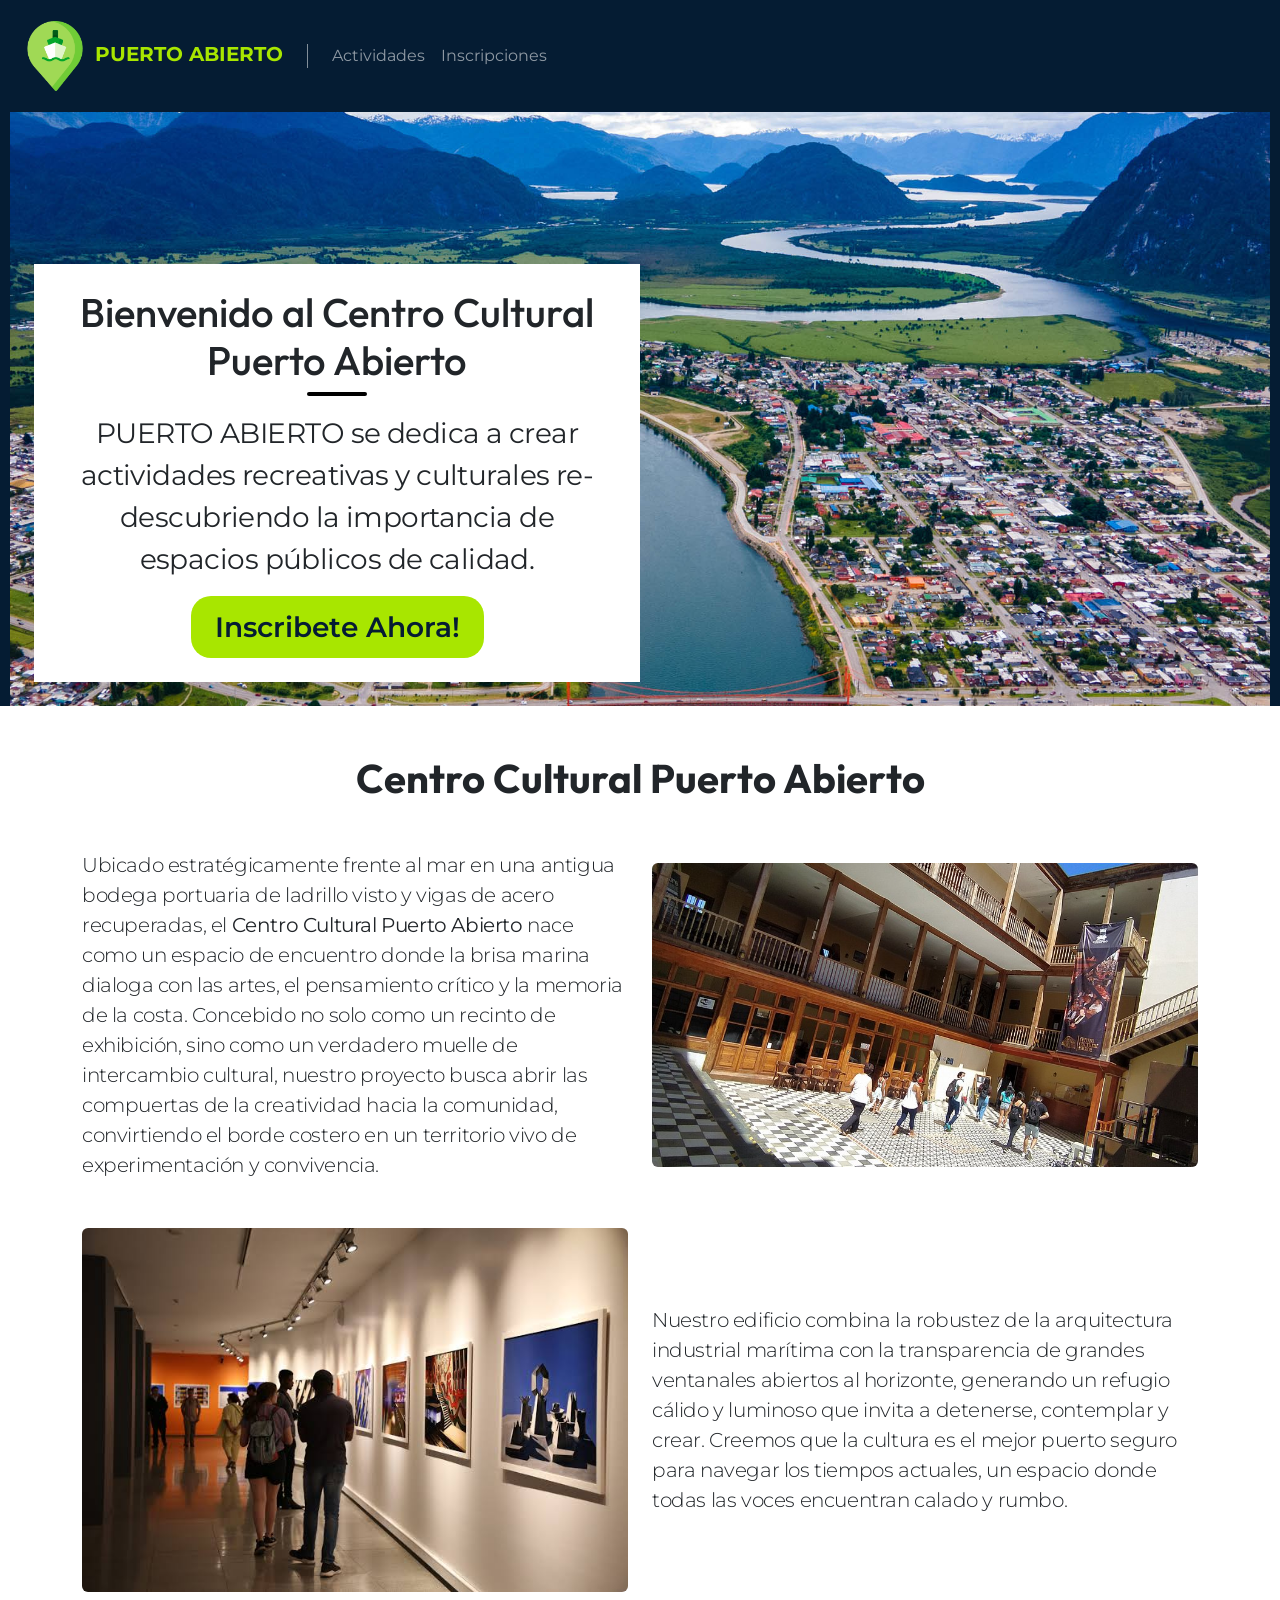
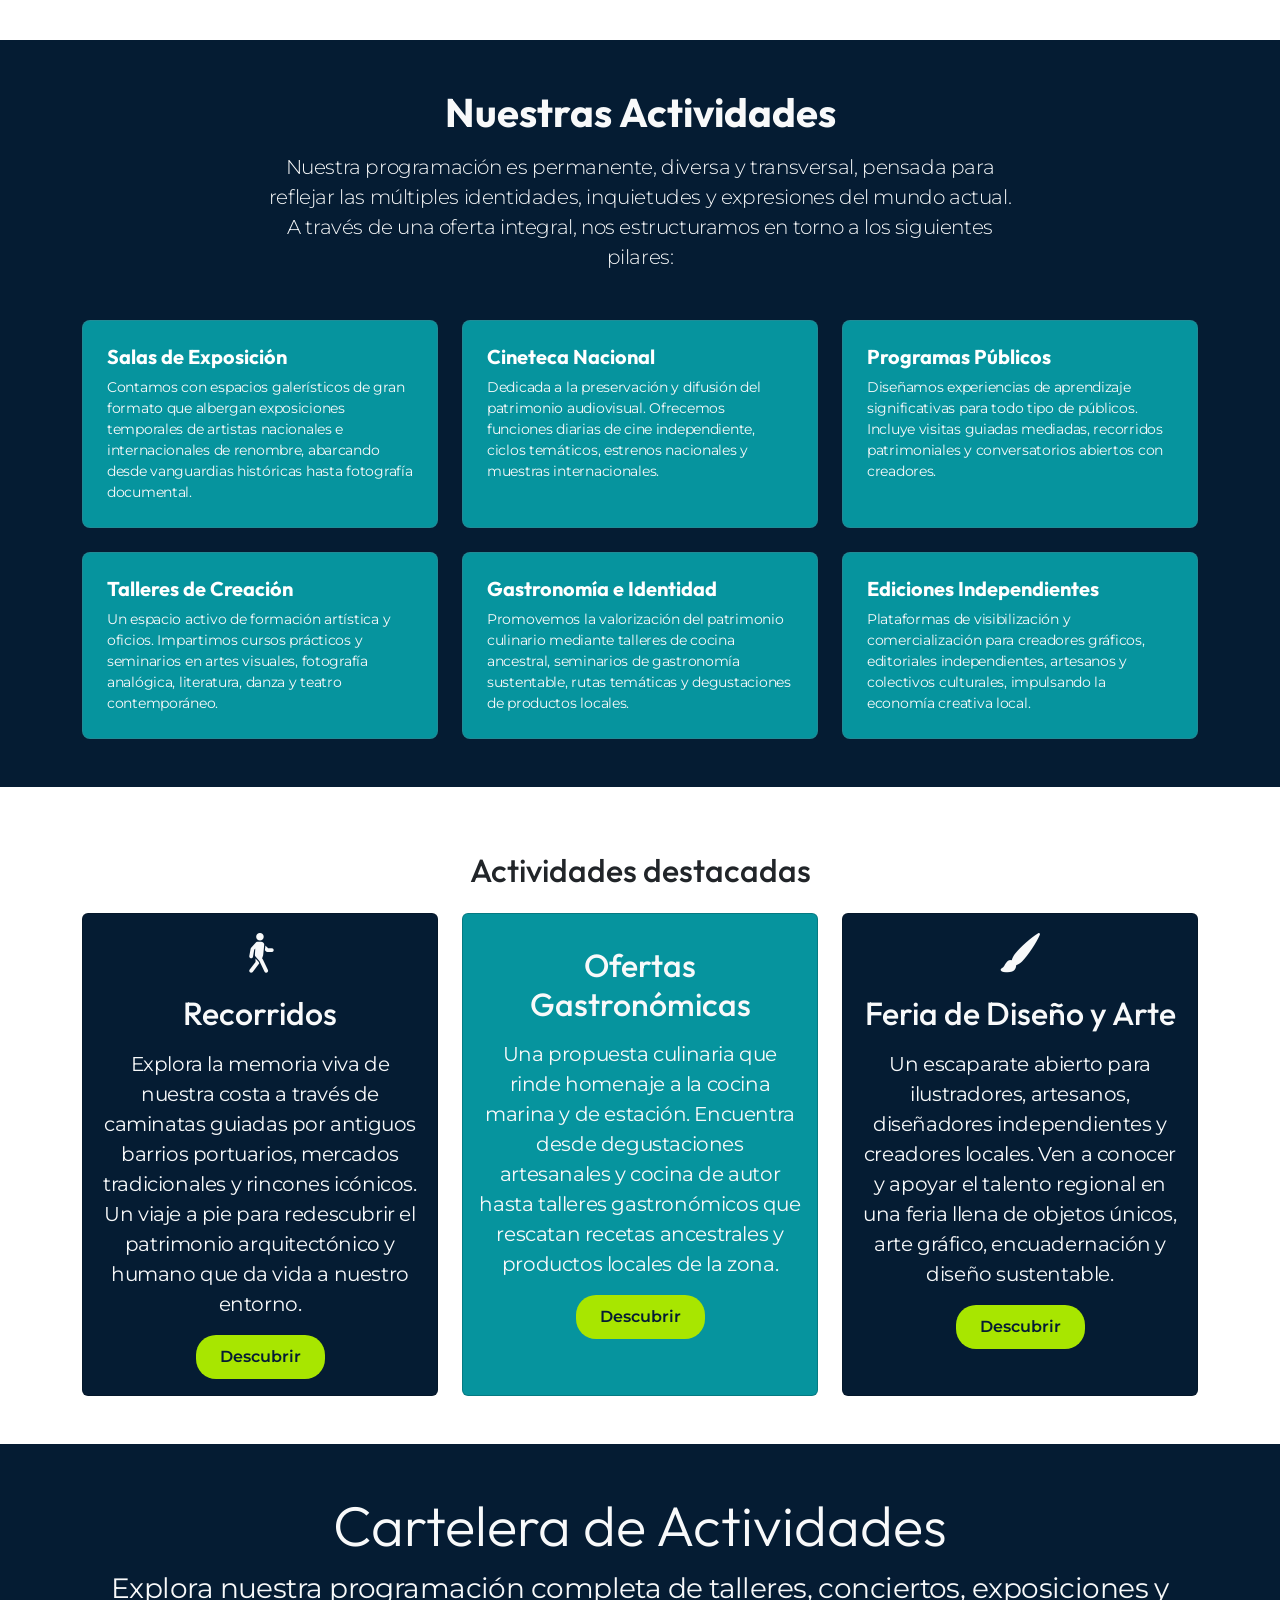
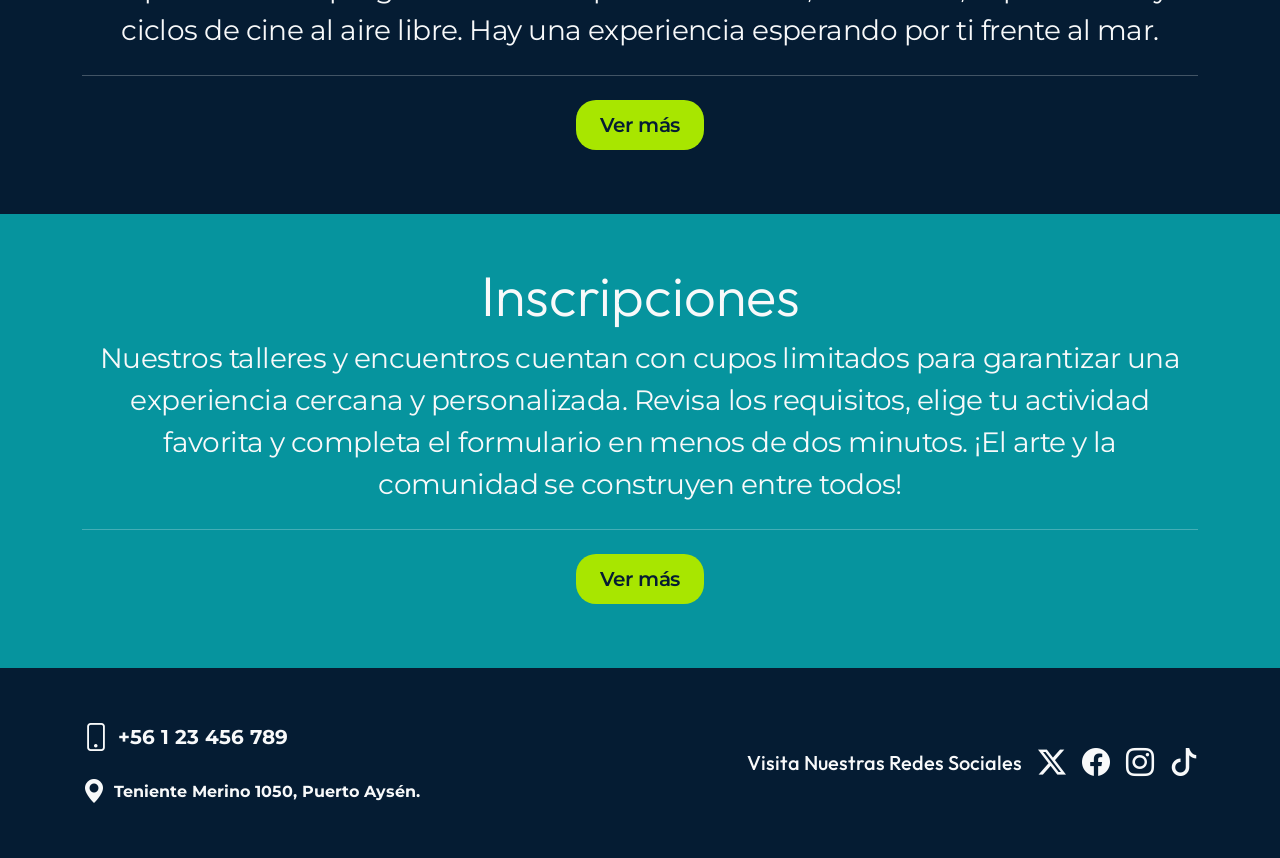
<file: principal.html>
<!DOCTYPE html>
<html lang="en">
<head>
    <meta charset="UTF-8">
    <meta name="viewport" content="width=device-width, initial-scale=1.0">

    <link rel="stylesheet" href="css/bootstrap.css">
    <link rel="stylesheet" href="css/estilos.css">
    <link rel="stylesheet" href="https://cdn.jsdelivr.net/npm/bootstrap-icons@1.13.1/font/bootstrap-icons.min.css">

    <link rel="preconnect" href="https://fonts.googleapis.com">
    <link rel="preconnect" href="https://fonts.gstatic.com" crossorigin>
    <link href="https://fonts.googleapis.com/css2?family=Montserrat:wght@400;500;600&family=Playfair+Display:wght@600;700;800&display=swap" rel="stylesheet">
    <link href="https://fonts.googleapis.com/css2?family=Outfit:wght@600;700;800&family=Roboto:wght@400;500;700&display=swap" rel="stylesheet">

    <title>Centro Cultural Puerto Abierto</title>

</head>
<body>


<nav class="navbar navbar-expand-md bg-dark navbar-dark py-2 fixed-top">
    <div class="container-fluid align-items-center">

        <a href="principal.html" class="navbar-brand align-items-center m-2 ">
            <img src="img/puerto.png" class="logo"> 

            <span class="fs-5 fs-md-4 fw-bold text-start lh-1" style="color: #A8E600;">
                PUERTO ABIERTO
            </span>
        </a>

        <div class="vr d-none d-md-block mx-3 text-white opacity-50 align-self-center" style="height: 24px;"></div>

        <button class="navbar-toggler " type="button" data-bs-toggle="collapse" data-bs-target="#navmenu">
            <span class="navbar-toggler-icon"></span>
        </button>

        <div class="collapse navbar-collapse" id="navmenu">
            <ul class="navbar-nav align-items-md-center pt-4 pt-md-0 ">
                <li class="nav-item">
                    <a href="cartelera.html" class="nav-link">Actividades</a>
                </li>
                <li class="nav-item">
                    <a href="inscripcion.html" class="nav-link">Inscripciones</a>
                </li>
            </ul>
        </div>

    </div>
</nav>

<!-- Seccion espacio entre navbar -->
<section class="bg-dark p-5 g-5"></section>

<header>
    <div class="card border-0 rounded-0 overflow-hidden text-dark position-relative">
        <img src="img/puerto_aysen.jpg" class="card-img rounded-0 object-fit-cover vh-60" height="600px" >

        <div class="card-img-overlay d-flex align-items-end p-4">
            <div class="bg-white p-4 col-12 col-md-5 col-lg-6 text-center">
                <h1>Bienvenido al Centro Cultural Puerto Abierto</h1>
                <div class="bg-black mx-auto" style="width: 60px; height: 4px; border-radius: 2px;"></div>
                <p class="my-3 fs-3">
                PUERTO ABIERTO se dedica a crear actividades recreativas y culturales re-descubriendo la importancia de espacios públicos de calidad.
                </p>
                <button class="btn btn-primary btn-lg center fs-3">Inscribete Ahora!</button>
            </div>
        </div>
    </div>
</header>


<!-- Centro cultural -->
<section class="py-5">
    <div class="container">

        <h1 class="text-center fw-bold mb-4 mb-md-5">Centro Cultural Puerto Abierto</h1>
        
        <div class="row gy-4 align-items-center mb-5">
            <div class="col-12 col-lg-6">
                <p class="lead text-start m-0">
                    Ubicado estratégicamente frente al mar en una antigua bodega portuaria de ladrillo visto y vigas de acero recuperadas, el <strong>Centro Cultural Puerto Abierto</strong> nace como un espacio de encuentro donde la brisa marina dialoga con las artes, el pensamiento crítico y la memoria de la costa. Concebido no solo como un recinto de exhibición, sino como un verdadero muelle de intercambio cultural, nuestro proyecto busca abrir las compuertas de la creatividad hacia la comunidad, convirtiendo el borde costero en un territorio vivo de experimentación y convivencia.
                </p>
            </div>
            <div class="col-12 col-lg-6">
                <img src="img/centro-cultural-palace.jpg" class="img-fluid rounded w-100 img-nosotros">
            </div>
        </div>

        <div class="row gy-4 align-items-center">
            <div class="col-12 col-lg-6 order-2 order-lg-1">
                <img src="img/museo-cclm.jpg" class="img-fluid rounded w-100 img-nosotros">
            </div>
            <div class="col-12 col-lg-6 order-1 order-lg-2">
                <p class="lead text-start m-0">
                    Nuestro edificio combina la robustez de la arquitectura industrial marítima con la transparencia de grandes ventanales abiertos al horizonte, generando un refugio cálido y luminoso que invita a detenerse, contemplar y crear. Creemos que la cultura es el mejor puerto seguro para navegar los tiempos actuales, un espacio donde todas las voces encuentran calado y rumbo.
                </p>
            </div>
        </div>

    </div>
</section>


<section class="py-5 bg-dark text-light">
    <div class="container">

        <h2 class="text-center fw-bold mb-3 display-6">Nuestras Actividades</h2>
        <p class="lead text-center mb-5 col-lg-8 mx-auto">
            Nuestra programación es permanente, diversa y transversal, pensada para reflejar las múltiples identidades, inquietudes y expresiones del mundo actual. A través de una oferta integral, nos estructuramos en torno a los siguientes pilares:
        </p>

        <div class="row g-4 mb-4">
            <div class="col-12 col-md-4">
                <div class="p-4 bg-secondary bg-opacity-10 rounded-3 h-100 border border-secondary border-opacity-25">
                    <h5 class="fw-bold text-white mb-2">Salas de Exposición</h5>
                    <p class="small mb-0">
                        Contamos con espacios galerísticos de gran formato que albergan exposiciones temporales de artistas nacionales e internacionales de renombre, abarcando desde vanguardias históricas hasta fotografía documental.
                    </p>
                </div>
            </div>

            <div class="col-12 col-md-4">
                <div class="p-4 bg-secondary bg-opacity-10 rounded-3 h-100 border border-secondary border-opacity-25">
                    <h5 class="fw-bold text-white mb-2">Cineteca Nacional</h5>
                    <p class="small mb-0">
                        Dedicada a la preservación y difusión del patrimonio audiovisual. Ofrecemos funciones diarias de cine independiente, ciclos temáticos, estrenos nacionales y muestras internacionales.
                    </p>
                </div>
            </div>

            <div class="col-12 col-md-4">
                <div class="p-4 bg-secondary bg-opacity-10 rounded-3 h-100 border border-secondary border-opacity-25">
                    <h5 class="fw-bold text-white mb-2">Programas Públicos</h5>
                    <p class="small mb-0">
                        Diseñamos experiencias de aprendizaje significativas para todo tipo de públicos. Incluye visitas guiadas mediadas, recorridos patrimoniales y conversatorios abiertos con creadores.
                    </p>
                </div>
            </div>
        </div>

        <div class="row g-4">
            <div class="col-12 col-md-4">
                <div class="p-4 bg-secondary bg-opacity-10 rounded-3 h-100 border border-secondary border-opacity-25">
                    <h5 class="fw-bold text-white mb-2">Talleres de Creación</h5>
                    <p class="small mb-0">
                        Un espacio activo de formación artística y oficios. Impartimos cursos prácticos y seminarios en artes visuales, fotografía analógica, literatura, danza y teatro contemporáneo.
                    </p>
                </div>
            </div>

            <div class="col-12 col-md-4">
                <div class="p-4 bg-secondary bg-opacity-10 rounded-3 h-100 border border-secondary border-opacity-25">
                    <h5 class="fw-bold text-white mb-2">Gastronomía e Identidad</h5>
                    <p class="small mb-0">
                        Promovemos la valorización del patrimonio culinario mediante talleres de cocina ancestral, seminarios de gastronomía sustentable, rutas temáticas y degustaciones de productos locales.
                    </p>
                </div>
            </div>

            <div class="col-12 col-md-4">
                <div class="p-4 bg-secondary bg-opacity-10 rounded-3 h-100 border border-secondary border-opacity-25">
                    <h5 class="fw-bold text-white mb-2">Ediciones Independientes</h5>
                    <p class="small mb-0">
                        Plataformas de visibilización y comercialización para creadores gráficos, editoriales independientes, artesanos y colectivos culturales, impulsando la economía creativa local.
                    </p>
                </div>
            </div>
        </div>
    </div>
</section>

<section class="p-5">
    <div class="container">
        <h2 id="actividades" class="text-center py-3">Actividades destacadas</h2>

        <div class="row text-center g-4">
            <div class="col-md">
                <div class="card bg-dark text-light h-100">
                    <div class="card-body text-center">
                        <div class="h1 mb-3">
                        <i class="bi bi-person-walking"></i>
                        </div>
                        <h2 class="card-title mb-3">
                            Recorridos
                        </h2>
                        <p class="card-text fs-5">
                            Explora la memoria viva de nuestra costa a través de caminatas guiadas por antiguos barrios portuarios, mercados tradicionales y rincones icónicos. Un viaje a pie para redescubrir el patrimonio arquitectónico y humano que da vida a nuestro entorno.
                        </p>
                        <a href="" class="btn btn-primary">Descubrir</a>
                    </div>
                </div>
            </div>

            <div class="col-md">
                <div class="card bg-secondary text-light h-100">
                    <div class="card-body text-center">
                        <div class="h1 mb-3">
                        <i class="bi bi-fork-knife"></i>
                        </div>
                        <h2 class="card-title mb-3">
                            Ofertas Gastronómicas
                        </h2>
                        <p class="card-text fs-5">
                            Una propuesta culinaria que rinde homenaje a la cocina marina y de estación. Encuentra desde degustaciones artesanales y cocina de autor hasta talleres gastronómicos que rescatan recetas ancestrales y productos locales de la zona.
                        </p>
                        <a href="" class="btn btn-primary">Descubrir</a>
                    </div>
                </div>

            
            </div>
            <div class="col-md">
                <div class="card bg-dark text-light h-100">
                    <div class="card-body text-center">
                        <div class="h1 mb-3">
                        <i class="bi bi-brush-fill"></i>
                        </div>
                        <h2 class="card-title mb-3">
                            Feria de Diseño y Arte
                        </h2>
                        <p class="card-text fs-5">
                            Un escaparate abierto para ilustradores, artesanos, diseñadores independientes y creadores locales. Ven a conocer y apoyar el talento regional en una feria llena de objetos únicos, arte gráfico, encuadernación y diseño sustentable.
                        </p>
                        <a href="" class="btn btn-primary">Descubrir</a>
                    </div>
                </div>

            </div>
        </div>
    </div>
</section>


<!-- Cartelera -->
<section class="py-5 bg-dark text-light">
    <div class="container align-items-center">
        <div class="jumbotron text-center">
            <h1 class="display-4">Cartelera de Actividades</h1>
            <p class="fs-3">
                Explora nuestra programación completa de talleres, conciertos, exposiciones y ciclos de cine al aire libre. Hay una experiencia esperando por ti frente al mar.
            </p>
            <hr class="my-4">
            <p class="lead">
                <a class="btn btn-primary btn-lg" href="cartelera.html" role="button">Ver más</a>
            </p>
        </div>

    </div>
</section>




<!-- Inscripción -->
<section class="py-5 bg-secondary text-light">
    <div class="container align-items-center">
        <div class="jumbotron text-center">
            <h1 class="display-4">Inscripciones</h1>
            <p class="fs-3">
                Nuestros talleres y encuentros cuentan con cupos limitados para garantizar una experiencia cercana y personalizada. Revisa los requisitos, elige tu actividad favorita y completa el formulario en menos de dos minutos. ¡El arte y la comunidad se construyen entre todos!
            </p>
            <hr class="my-4">
            <p class="lead">
                <a class="btn btn-primary btn-lg" href="inscripcion.html" role="button">Ver más</a>
            </p>
        </div>
    </div>
</section>




<!-- Footer -->
<footer class="bg-dark text-light py-5 px-3">
    <div class="container">
        <div class="row align-items-center gy-4">
            
            <div class="col-12 col-lg-6 d-flex flex-column align-items-center align-items-lg-start gap-3">
                <div class="d-flex align-items-center">
                    <i class="bi bi-phone text-light fs-3 me-2"></i>
                    <span class="fw-bold fs-5">+56 1 23 456 789</span>
                </div>

                <div class="d-flex align-items-center text-center text-lg-start">
                    <i class="bi bi-geo-alt-fill text-light fs-4 me-2"></i>
                    <span class="fw-bold fs-6">Teniente Merino 1050, Puerto Aysén.</span>
                </div>
            </div>

            <div class="col-12 col-lg-6 d-flex flex-column flex-sm-row align-items-center justify-content-center justify-content-lg-end gap-3">
                <h3 class="mb-0 fs-5 text-center text-lg-start">Visita Nuestras Redes Sociales</h3>
                
                <div class="d-flex gap-3">
                    <a href="https://twitter.com" class="icon-link text-decoration-none" aria-label="Twitter">
                        <div class="h3 mb-0">
                            <i class="bi bi-twitter-x text-light"></i>
                        </div>
                    </a>

                    <a href="https://facebook.com" class="icon-link text-decoration-none" aria-label="Facebook">
                        <div class="h3 mb-0">
                            <i class="bi bi-facebook text-light"></i>
                        </div>
                    </a>

                    <a href="https://instagram.com" class="icon-link text-decoration-none" aria-label="Instagram">
                        <div class="h3 mb-0">
                            <i class="bi bi-instagram text-light"></i>
                        </div>
                    </a>

                    <a href="https://tiktok.com" class="icon-link text-decoration-none" aria-label="TikTok">
                        <div class="h3 mb-0">
                            <i class="bi bi-tiktok text-light"></i>
                        </div>
                    </a>
                </div>
            </div>

        </div>
    </div>
</footer>





<script src="https://cdn.jsdelivr.net/npm/@popperjs/core@2.11.8/dist/umd/popper.min.js" integrity="sha384-I7E8VVD/ismYTF4hNIPjVp/Zjvgyol6VFvRkX/vR+Vc4jQkC+hVqc2pM8ODewa9r" crossorigin="anonymous"></script>
<script src="https://cdn.jsdelivr.net/npm/bootstrap@5.3.8/dist/js/bootstrap.min.js" integrity="sha384-G/EV+4j2dNv+tEPo3++6LCgdCROaejBqfUeNjuKAiuXbjrxilcCdDz6ZAVfHWe1Y" crossorigin="anonymous"></script>
    
</body>
</html>
</file>
<file: css/estilos.css>
/* Botones */
.btn-primary{
    background-color: #A8E600;
    color: #051C33; /* Deep navy text for superior contrast over light lime */
    border: none;
    padding: 0.625rem 1.5rem;
    font-weight: 600;
    border-radius: 20px;
}

.btn-primary:hover {
    background-color: #98d100;
    color: #051C33;
    transform: translateY(-2px);
}



.bg-secondary{
    background-color: #06949e !important;
}
.bg-dark{
    background-color: #051C33 !important;
}

.logo{
    width: 70px;
    height: 70px;
    filter: hue-rotate(260deg)
}


/* Para cartelera */
.img-actividad{
    height: 200px;
    width: 100%;
    object-fit: cover;
}

.seccion-cartelera{
    color: #ffffff !important;
    font-size: 1.5rem;
}


p{
    letter-spacing: -0.02em;
}


body {
    font-family: 'Montserrat', system-ui, -apple-system, sans-serif;
}
h1, h2, h3, h4, h5, h6 {
    font-family: 'Outfit', system-ui, -apple-system, sans-serif;
}


.text-warning{
    color: #A8E600 !important;
}

header{
    border-style: solid;
    border-color: #051C33;
    border-width: 10px;
    border-bottom-width: 0px;
}
</file>
